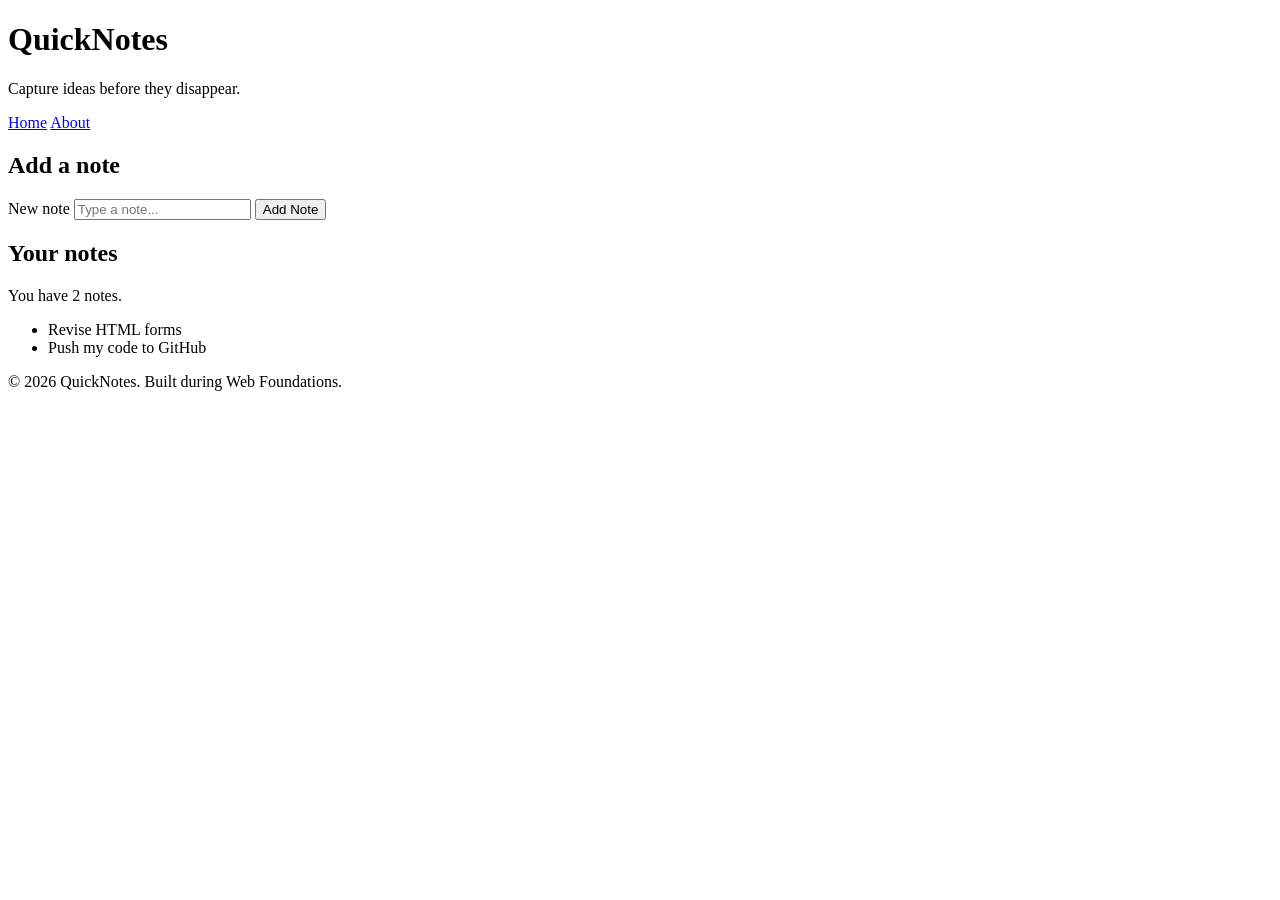
<file: day1/index.html>
<!DOCTYPE html>
<html lang="en">
  <head>
    <meta charset="UTF-8" />
    <meta name="viewport" content="width=device-width, initial-scale=1.0" />
    <title>QuickNotes</title>
  </head>
  <body>
    <header>
      <h1>QuickNotes</h1>
      <p>Capture ideas before they disappear.</p>
      <nav>
        <a href="index.html">Home</a>
        <a href="about.html">About</a>
      </nav>
    </header>
 
    <main>
      <section>
        <h2>Add a note</h2>
        <form id="note-form">
          <label for="note-input">New note</label>
          <input type="text" id="note-input" placeholder="Type a note..." />
          <button type="submit">Add Note</button>
        </form>
      </section>
 
      <section>
        <h2>Your notes</h2>
        <p id="note-count">You have 2 notes.</p>
        <ul id="notes-list">
          <li>Revise HTML forms</li>
          <li>Push my code to GitHub</li>
        </ul>
      </section>
    </main>
 
    <footer>
      <p>&copy; 2026 QuickNotes. Built during Web Foundations.</p>
    </footer>
  </body>
</html>
</file>
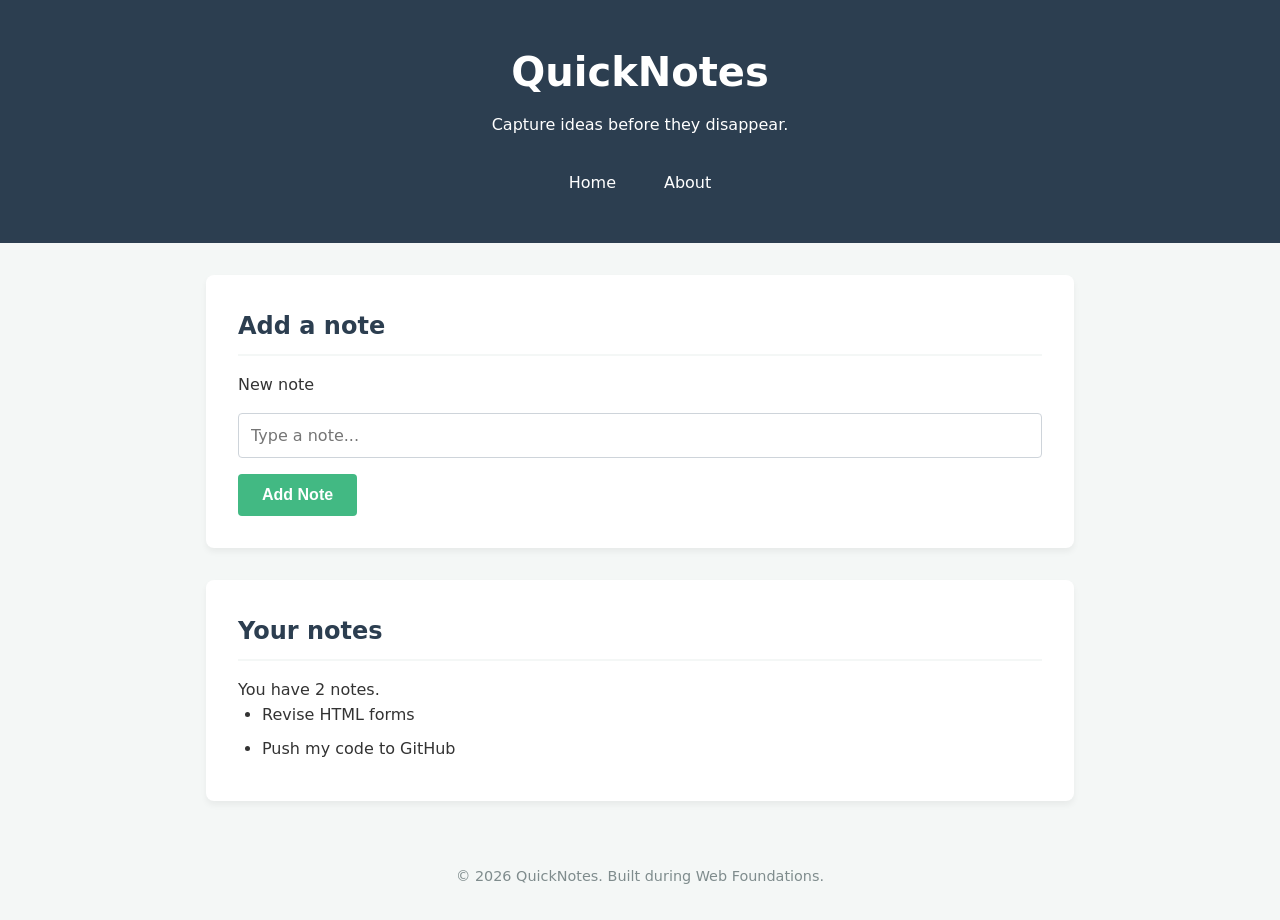
<file: day2/index.html>
<!DOCTYPE html>
<html lang="en">
  <head>
    <meta charset="UTF-8" />
    <meta name="viewport" content="width=device-width, initial-scale=1.0" />
    <title>QuickNotes</title>
    <link rel="stylesheet" href="style.css" />
  </head>
  <body>
    <header>
      <h1>QuickNotes</h1>
      <p>Capture ideas before they disappear.</p>
      <nav>
        <a href="index.html">Home</a>
        <a href="about.html">About</a>
      </nav>
    </header>
 
    <main>
      <section>
        <h2>Add a note</h2>
        <form id="note-form">
          <label for="note-input">New note</label>
          <input type="text" id="note-input" placeholder="Type a note..." />
          <button type="submit">Add Note</button>
        </form>
      </section>
 
      <section>
        <h2>Your notes</h2>
        <p id="note-count">You have 2 notes.</p>
        <ul id="notes-list">
          <li>Revise HTML forms</li>
          <li>Push my code to GitHub</li>
        </ul>
      </section>
    </main>
 
    <footer>
      <p>&copy; 2026 QuickNotes. Built during Web Foundations.</p>
    </footer>
  </body>
</html>
</file>
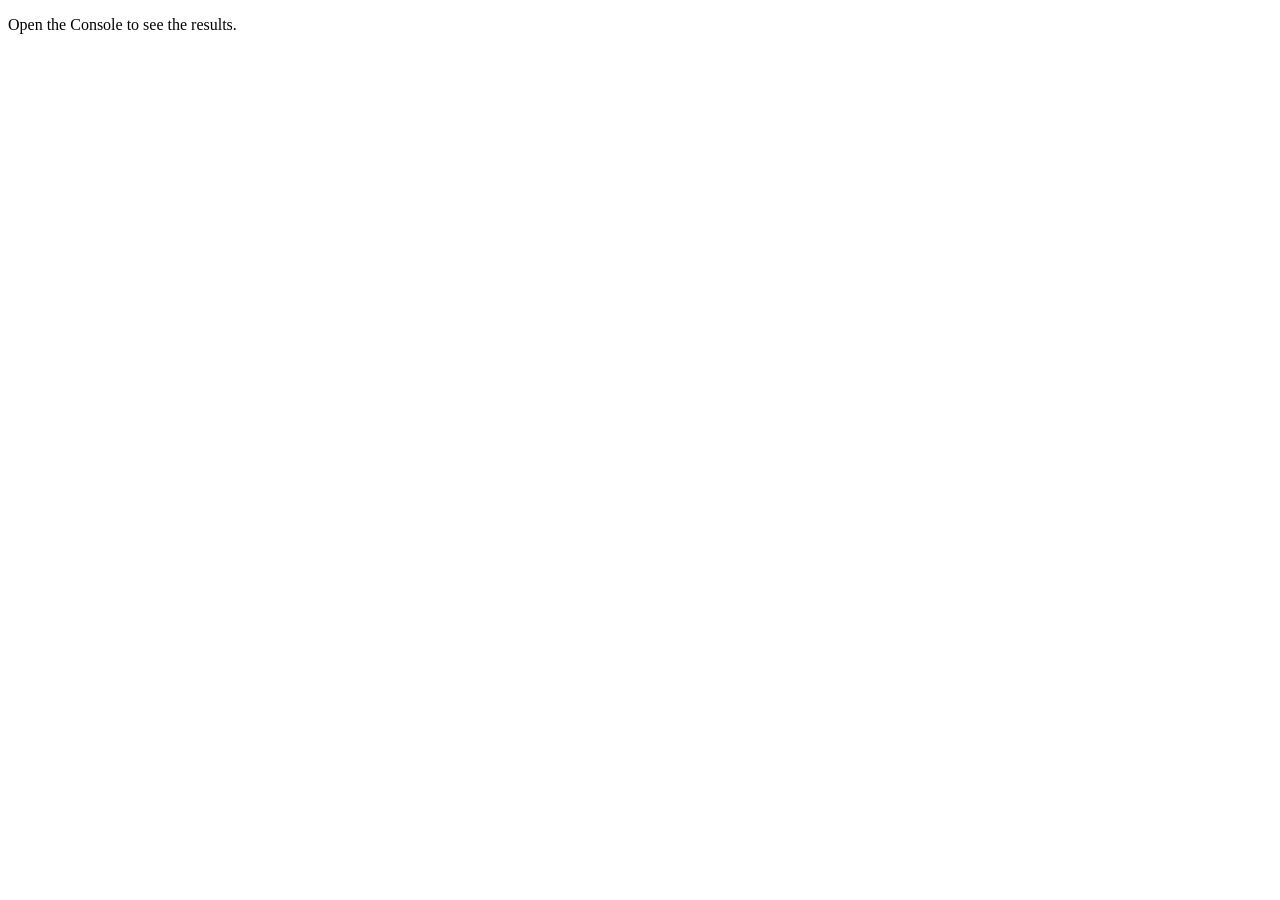
<file: day3/index.html>
<!DOCTYPE html>
<html lang="en">
<head>
    <meta charset="UTF-8">
    <meta name="viewport" content="width=device-width, initial-scale=1.0">
    <title>Notes Toolkit</title>
    <script src="script.js" defer></script>
</head>
<body>
    <p>Open the Console to see the results.</p>
</body>
</html>
</file>
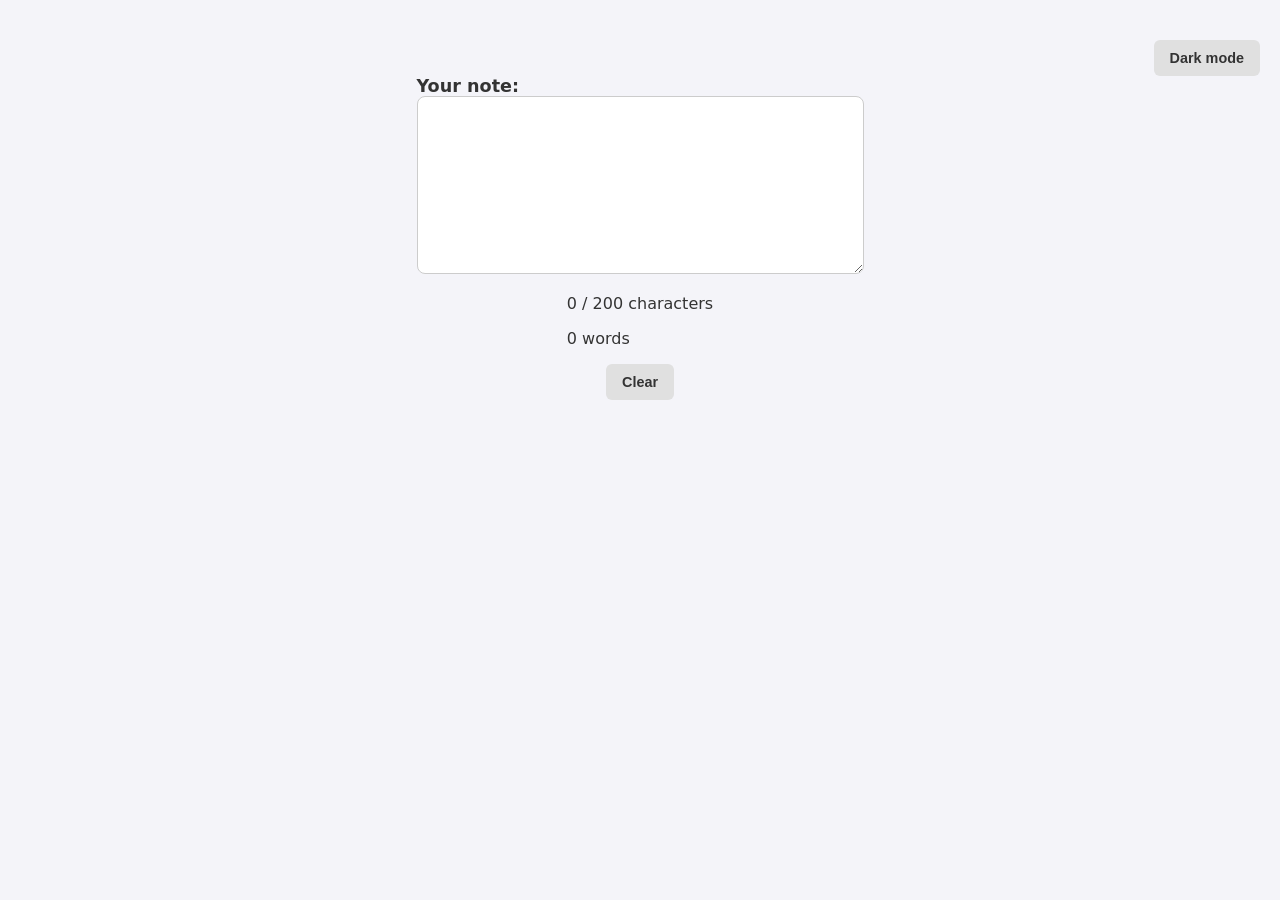
<file: day4/index.html>
<!DOCTYPE html>
<html lang="en">
<head>
    <meta charset="UTF-8">
    <meta name="viewport" content="width=device-width, initial-scale=1.0">
    <title>Day 4 Assignment</title>
    <link rel="stylesheet" href="style.css">
    <script src="script.js" defer></script>
</head>
<body>
    <button id="theme-toggle">Dark mode</button>

    <div>
        <label for="note-text">Your note:</label><br>
        <textarea id="note-text" rows="8" cols="50"></textarea>
    </div>

    <div>
        <p id="char-count">0 / 200 characters</p>
        <p id="word-count">0 words</p>
    </div>

    <button id="clear-btn">Clear</button>
</body>
</html>
</file>
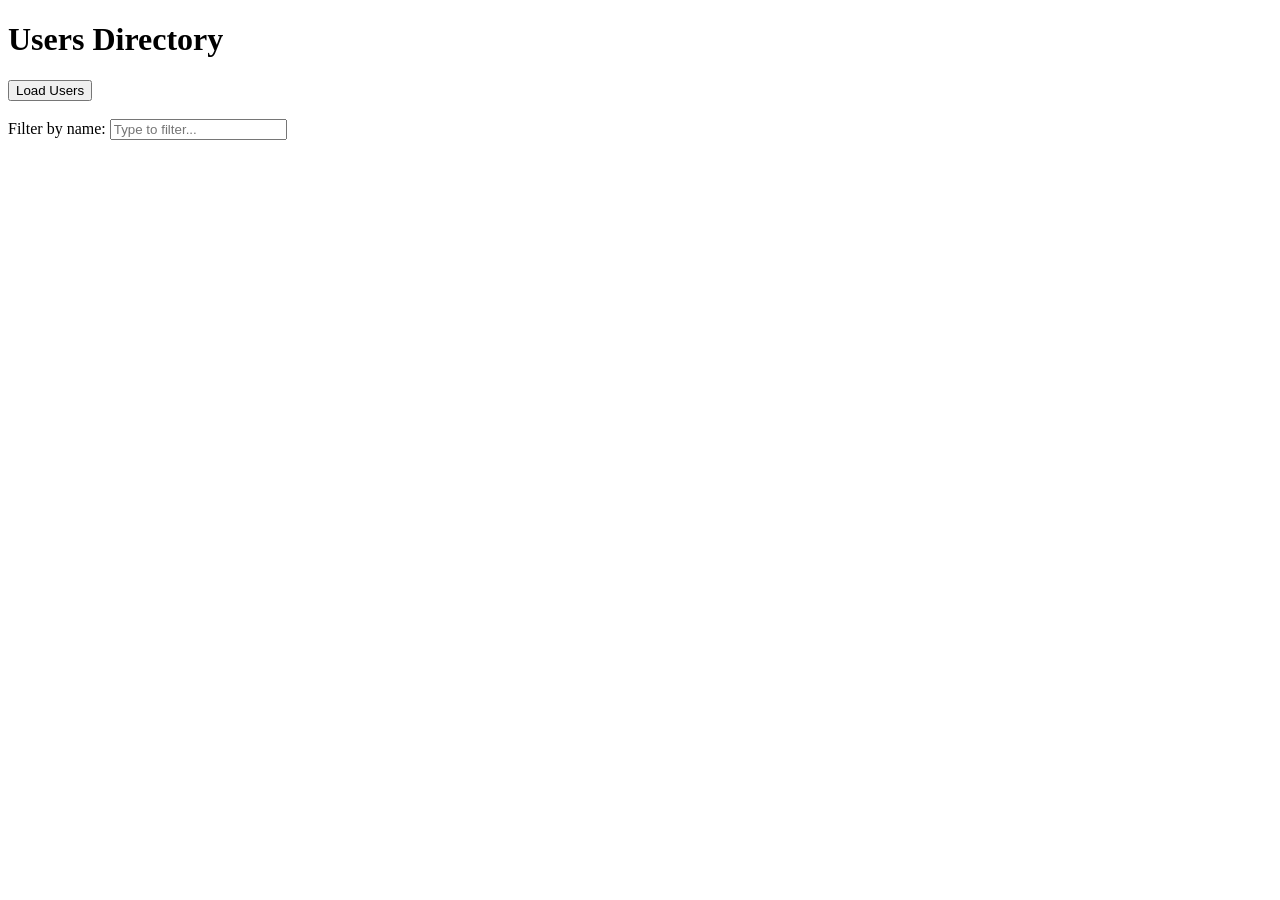
<file: day5/index.html>
<!DOCTYPE html>
<html lang="en">
<head>
    <meta charset="UTF-8">
    <meta name="viewport" content="width=device-width, initial-scale=1.0">
    <title>User List</title>
</head>
<body>
    <h1>Users Directory</h1>
    
    <button id="load-users">Load Users</button>
    
    <br><br>
    
    <label for="filter-input">Filter by name:</label>
    <input type="text" id="filter-input" placeholder="Type to filter...">
    
    <p id="status"></p>
    
    <ul id="users-list"></ul>

    <script src="users.js" defer></script>
</body>
</html>
</file>
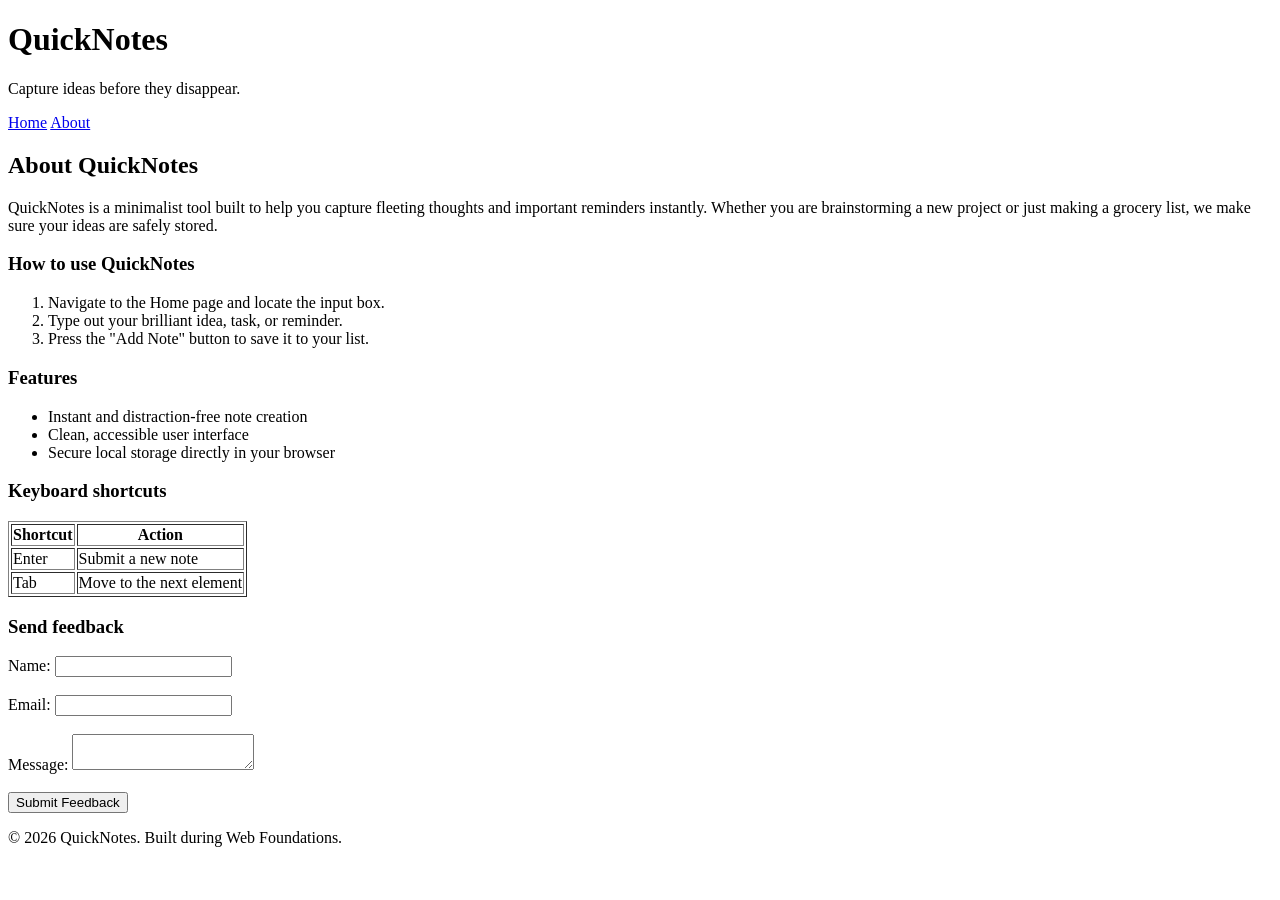
<file: day1/about.html>
<!DOCTYPE html>
<html lang="en">
  <head>
    <meta charset="UTF-8" />
    <meta name="viewport" content="width=device-width, initial-scale=1.0" />
    <title>About QuickNotes</title>
  </head>
  <body>
    <header>
      <h1>QuickNotes</h1>
      <p>Capture ideas before they disappear.</p>
      <nav>
        <a href="index.html">Home</a>
        <a href="about.html">About</a>
      </nav>
    </header>
 
    <main>
      <h2>About QuickNotes</h2>
      <p>QuickNotes is a minimalist tool built to help you capture fleeting thoughts and important reminders instantly. Whether you are brainstorming a new project or just making a grocery list, we make sure your ideas are safely stored.</p>

      <section>
        <h3>How to use QuickNotes</h3>
        <ol>
          <li>Navigate to the Home page and locate the input box.</li>
          <li>Type out your brilliant idea, task, or reminder.</li>
          <li>Press the "Add Note" button to save it to your list.</li>
        </ol>
      </section>

      <section>
        <h3>Features</h3>
        <ul>
          <li>Instant and distraction-free note creation</li>
          <li>Clean, accessible user interface</li>
          <li>Secure local storage directly in your browser</li>
        </ul>
      </section>

      <section>
        <h3>Keyboard shortcuts</h3>
        <table border="1">
          <thead>
            <tr>
              <th>Shortcut</th>
              <th>Action</th>
            </tr>
          </thead>
          <tbody>
            <tr>
              <td>Enter</td>
              <td>Submit a new note</td>
            </tr>
            <tr>
              <td>Tab</td>
              <td>Move to the next element</td>
            </tr>
          </tbody>
        </table>
      </section>

      <section>
        <h3>Send feedback</h3>
        <form id="feedback-form">
          <div>
            <label for="user-name">Name:</label>
            <input type="text" id="user-name" name="name" required />
          </div>
          <br>
          <div>
            <label for="user-email">Email:</label>
            <input type="email" id="user-email" name="email" required />
          </div>
          <br>
          <div>
            <label for="user-message">Message:</label>
            <textarea id="user-message" name="message" required></textarea>
          </div>
          <br>
          <button type="submit">Submit Feedback</button>
        </form>
      </section>
    </main>
 
    <footer>
      <p>&copy; 2026 QuickNotes. Built during Web Foundations.</p>
    </footer>
  </body>
</html>
</file>
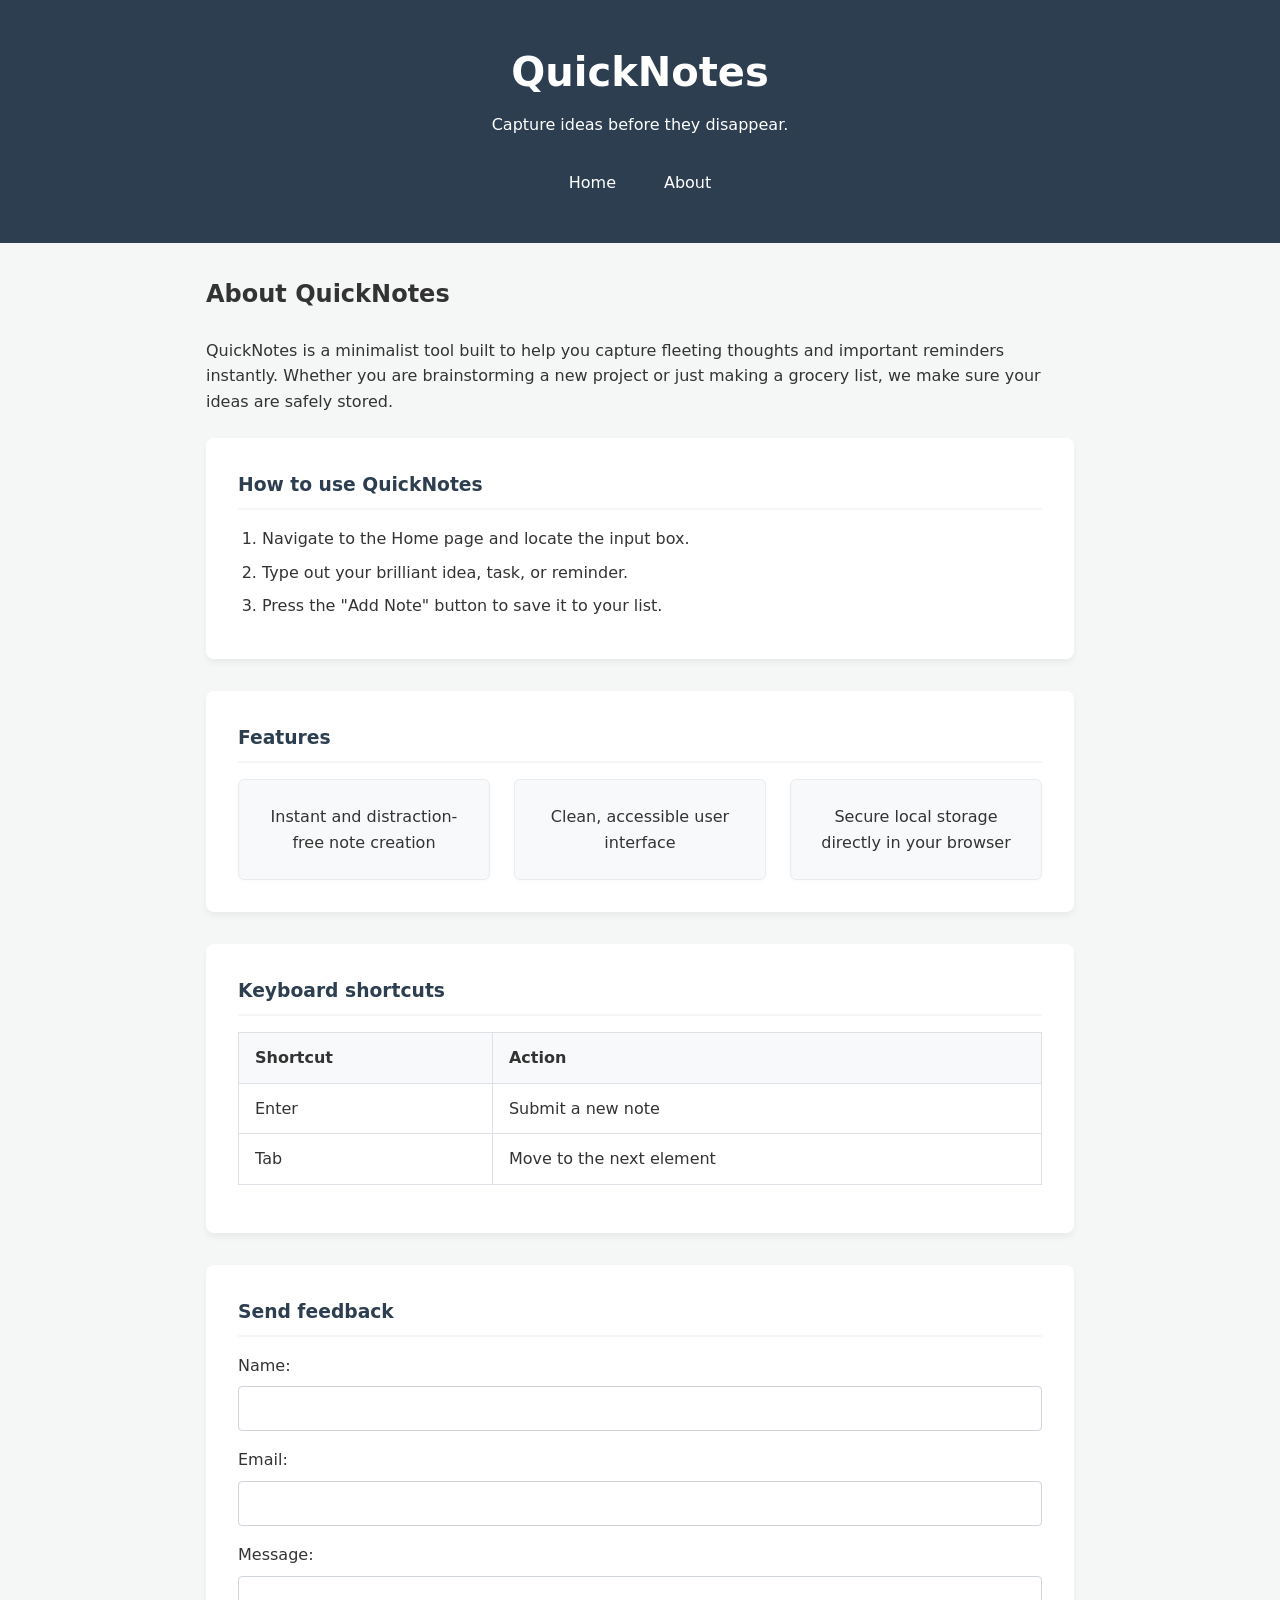
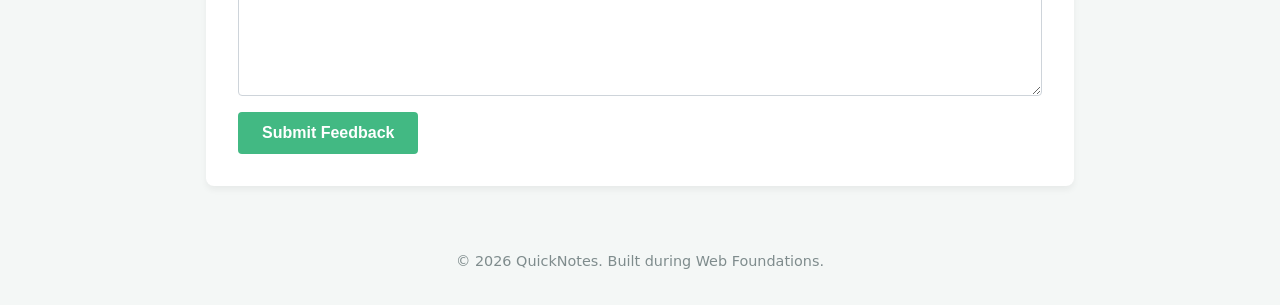
<file: day2/about.html>
<!DOCTYPE html>
<html lang="en">
  <head>
    <meta charset="UTF-8" />
    <meta name="viewport" content="width=device-width, initial-scale=1.0" />
    <title>About QuickNotes</title>
    <link rel="stylesheet" href="style.css" />
  </head>
  <body>
    <header>
      <h1>QuickNotes</h1>
      <p>Capture ideas before they disappear.</p>
      <nav>
        <a href="index.html">Home</a>
        <a href="about.html">About</a>
      </nav>
    </header>
 
    <main>
      <h2>About QuickNotes</h2>
      <p>QuickNotes is a minimalist tool built to help you capture fleeting thoughts and important reminders instantly. Whether you are brainstorming a new project or just making a grocery list, we make sure your ideas are safely stored.</p>

      <section>
        <h3>How to use QuickNotes</h3>
        <ol>
          <li>Navigate to the Home page and locate the input box.</li>
          <li>Type out your brilliant idea, task, or reminder.</li>
          <li>Press the "Add Note" button to save it to your list.</li>
        </ol>
      </section>

      <section>
        <h3>Features</h3>
        <ul class="features">
          <li>Instant and distraction-free note creation</li>
          <li>Clean, accessible user interface</li>
          <li>Secure local storage directly in your browser</li>
        </ul>
      </section>

      <section>
        <h3>Keyboard shortcuts</h3>
        <table border="1">
          <thead>
            <tr>
              <th>Shortcut</th>
              <th>Action</th>
            </tr>
          </thead>
          <tbody>
            <tr>
              <td>Enter</td>
              <td>Submit a new note</td>
            </tr>
            <tr>
              <td>Tab</td>
              <td>Move to the next element</td>
            </tr>
          </tbody>
        </table>
      </section>

      <section>
        <h3>Send feedback</h3>
        <form id="feedback-form">
          <div>
            <label for="user-name">Name:</label>
            <input type="text" id="user-name" name="name" required />
          </div>
          <br>
          <div>
            <label for="user-email">Email:</label>
            <input type="email" id="user-email" name="email" required />
          </div>
          <br>
          <div>
            <label for="user-message">Message:</label>
            <textarea id="user-message" name="message" required></textarea>
          </div>
          <br>
          <button type="submit">Submit Feedback</button>
        </form>
      </section>
    </main>
 
    <footer>
      <p>&copy; 2026 QuickNotes. Built during Web Foundations.</p>
    </footer>
  </body>
</html>
</file>
<file: day2/style.css>
/* Reset and Base Styles */
*, *::before, *::after {
    box-sizing: border-box;
    margin: 0;
    padding: 0;
}

body {
    font-family: system-ui, -apple-system, sans-serif;
    background-color: #f4f7f6;
    color: #333;
    line-height: 1.6;
}

/* Header & Navigation */
header {
    background-color: #2c3e50;
    color: #ffffff;
    padding: 2.5rem 1rem;
    text-align: center;
}

header h1 {
    font-size: 2.5rem;
    margin-bottom: 0.5rem;
}

header p {
    margin-bottom: 1.5rem;
}

nav {
    display: flex;
    justify-content: center;
    gap: 16px;
}

nav a {
    color: #ffffff;
    text-decoration: none;
    font-weight: 500;
    padding: 0.5rem 1rem;
    border-radius: 4px;
    transition: background-color 0.3s ease, color 0.3s ease;
}

nav a:hover {
    background-color: #34495e;
    color: #42b983;
}

/* Main Content & Sections */
main {
    max-width: 900px;
    margin: 2rem auto;
    padding: 0 1rem;
}

main > h2, main > p {
    margin-bottom: 1.5rem;
}

section {
    background-color: #ffffff;
    border-radius: 8px;
    padding: 2rem;
    margin-bottom: 2rem;
    box-shadow: 0 4px 6px rgba(0, 0, 0, 0.05);
}

section h2, section h3 {
    margin-bottom: 1rem;
    color: #2c3e50;
    border-bottom: 2px solid #f4f7f6;
    padding-bottom: 0.5rem;
}

/* Basic List Spacing */
#notes-list, ol {
    margin-left: 1.5rem;
}

#notes-list li, ol li {
    margin-bottom: 0.5rem;
}

/* Features List Grid Cards */
.features {
    display: grid;
    grid-template-columns: repeat(auto-fit, minmax(180px, 1fr));
    gap: 1.5rem;
    list-style: none;
    padding: 0;
}

.features li {
    background-color: #f8f9fa;
    border: 1px solid #e9ecef;
    border-radius: 6px;
    padding: 1.5rem;
    text-align: center;
    box-shadow: 0 2px 4px rgba(0,0,0,0.02);
}

/* Shortcuts Table */
table {
    width: 100%;
    border-collapse: collapse;
    margin: 1rem 0;
}

table th, table td {
    border: 1px solid #dee2e6;
    padding: 12px 16px;
    text-align: left;
}

table th {
    background-color: #f8f9fa;
    font-weight: 600;
}

/* Forms */
form {
    display: flex;
    flex-direction: column;
    gap: 1rem;
}

form div {
    display: flex;
    flex-direction: column;
    gap: 0.5rem;
}

form br {
    display: none; /* Hides the <br> tags from about.html so flexbox gaps handle spacing */
}

form label {
    font-weight: 500;
}

form input, form textarea {
    width: 100%;
    padding: 0.75rem;
    border: 1px solid #ced4da;
    border-radius: 4px;
    font-family: inherit;
    font-size: 1rem;
}

form textarea {
    resize: vertical;
    min-height: 120px;
}

button {
    padding: 0.75rem 1.5rem;
    background-color: #42b983;
    color: white;
    border: none;
    border-radius: 4px;
    font-size: 1rem;
    font-weight: 600;
    cursor: pointer;
    align-self: flex-start;
    transition: background-color 0.3s ease, transform 0.2s ease;
}

button:hover {
    background-color: #369b6e;
    transform: translateY(-2px);
}

/* Footer */
footer {
    text-align: center;
    padding: 2rem;
    color: #7f8c8d;
    font-size: 0.9rem;
}

/* Media Queries */
@media (max-width: 600px) {
    header {
        padding: 1.5rem 1rem;
    }

    header h1 {
        font-size: 1.75rem;
    }

    section {
        padding: 1.25rem;
    }

    nav {
        flex-wrap: wrap;
    }
}
</file>
<file: day4/style.css>
:root {
    --bg-color: #f4f4f9;
    --text-color: #333333;
    --textarea-bg: #ffffff;
    --textarea-border: #cccccc;
    --button-bg: #e0e0e0;
    --button-hover: #d0d0d0;
}

body.dark {
    --bg-color: #1a1a1a;
    --text-color: #f4f4f9;
    --textarea-bg: #2d2d2d;
    --textarea-border: #444444;
    --button-bg: #333333;
    --button-hover: #444444;
}

body {
    background-color: var(--bg-color);
    color: var(--text-color);
    font-family: system-ui, -apple-system, sans-serif;
    padding: 40px 20px;
    margin: 0;
    transition: background-color 0.3s, color 0.3s;
    display: flex;
    flex-direction: column;
    align-items: center;
}

/* Create a centered container for the app */
main {
    width: 100%;
    max-width: 500px;
    display: flex;
    flex-direction: column;
    gap: 15px;
}

/* Align the theme toggle to the right */
#theme-toggle {
    align-self: flex-end;
}

label {
    font-weight: 600;
    font-size: 1.1rem;
}

textarea {
    width: 100%;
    box-sizing: border-box;
    background-color: var(--textarea-bg);
    color: var(--text-color);
    border: 1px solid var(--textarea-border);
    border-radius: 8px;
    padding: 12px;
    font-family: inherit;
    font-size: 1rem;
    resize: vertical;
    transition: background-color 0.3s, color 0.3s, border-color 0.3s;
}

textarea:focus {
    outline: none;
    border-color: #888888;
}

.stats {
    display: flex;
    justify-content: space-between;
    font-size: 0.9rem;
    margin: 0;
}

.stats p {
    margin: 0;
}

button {
    background-color: var(--button-bg);
    color: var(--text-color);
    border: none;
    padding: 10px 16px;
    font-size: 0.9rem;
    font-weight: 600;
    cursor: pointer;
    border-radius: 6px;
    transition: background-color 0.2s, color 0.3s;
}

button:hover {
    background-color: var(--button-hover);
}

/* Character Counter Classes */
.warning {
    color: #e67e22;
}

.over {
    color: #e74c3c;
    font-weight: bold;
}
</file>
